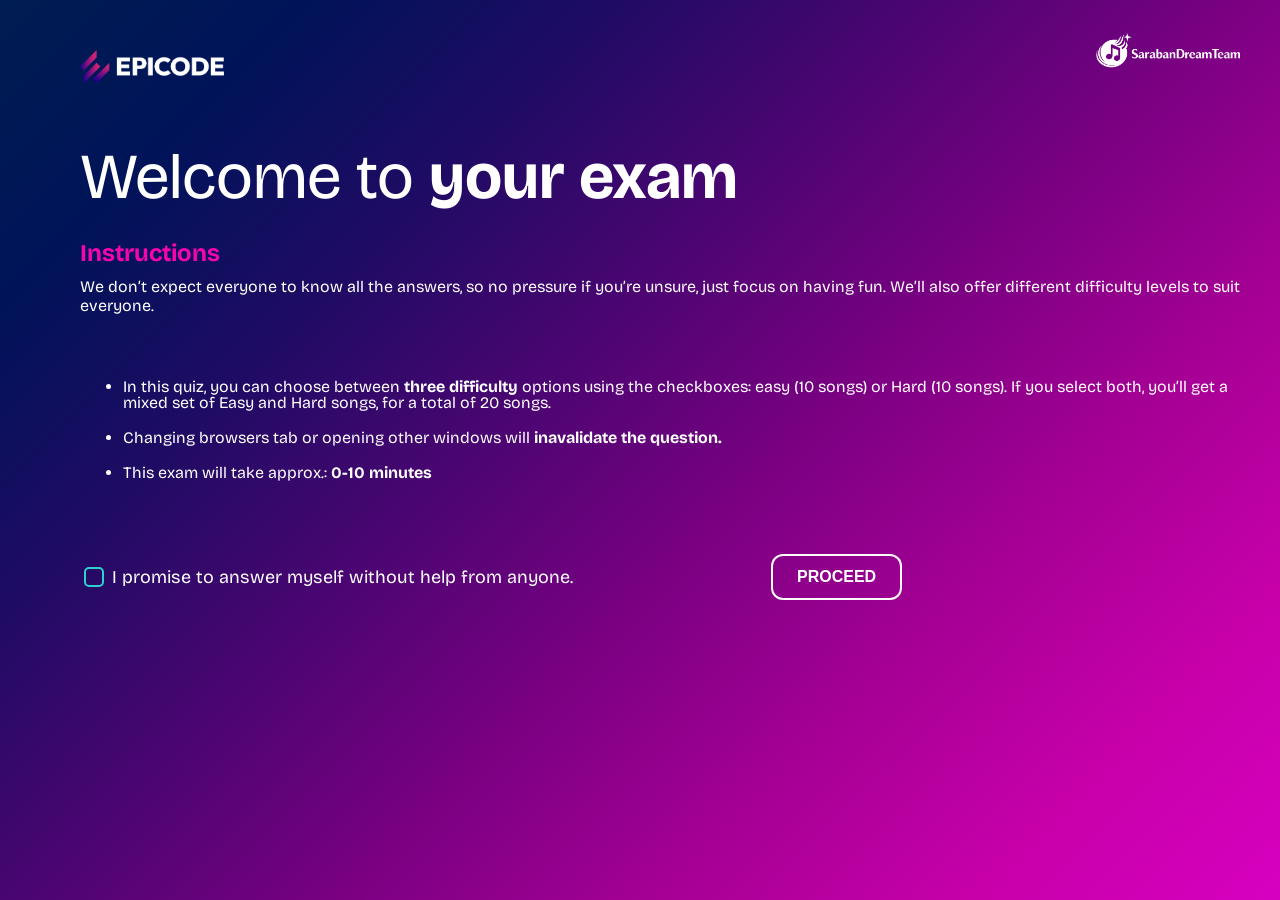
<file: index.html>
<!doctype html>
<html lang="en">
  <head>
    <meta charset="UTF-8" />
    <meta name="viewport" content="width=device-width, initial-scale=1.0" />
    <title>Welcome Music Quiz!</title>
    <link rel="stylesheet" href="./css/reset.css" />
    <link rel="stylesheet" href="./css/normalize.css" />
    <link rel="stylesheet" href="./css/style-welcome.css" />
    <link rel="icon" type="png" href="./assets/favicon2.png" />
  </head>
  <body>
    <header id="headerOfWelcome">
      <a href="https://epicode.com/it/" id="logoEpicode">
        <img src="./assets/epicode_logo.png" alt="logoepic" />
        <img
          src="./assets/Logo-Sarabanteam.png"
          alt="logonostro"
          id="logoWelcome2"
        />
      </a>
    </header>
    <main>
      <section>
        <h1>Welcome to <b>your exam</b></h1>
      </section>
      <section id="instructions">
        <h3>Instructions</h3>
        <p>
          We don’t expect everyone to know all the answers, so no pressure if
          you’re unsure, just focus on having fun. We’ll also offer different
          difficulty levels to suit everyone.
        </p>
      </section>
      <section class="request">
        <ul>
          <li>
            In this quiz, you can choose between <b>three difficulty</b> options
            using the checkboxes: easy (10 songs) or Hard (10 songs). If you
            select both, you’ll get a mixed set of Easy and Hard songs, for a
            total of 20 songs.
          </li>
          <li>
            Changing browsers tab or opening other windows will
            <b>inavalidate the question.</b>
          </li>
          <li>This exam will take approx.: <b>0-10 minutes</b></li>
        </ul>
      </section>
    </main>
    <footer>
      <form action="quiz.html" class="cyberpunk-form">
        <label class="cyberpunk-checkbox-label">
          <input type="checkbox" class="cyberpunk-checkbox" required />
          I promise to answer myself without help from anyone.</label
        >
        <button class="animated-button">
          <span>PROCEED</span> <span></span>
        </button>
      </form>
    </footer>

    <script src="./script/welcome.js"></script>
  </body>
</html>
</file>
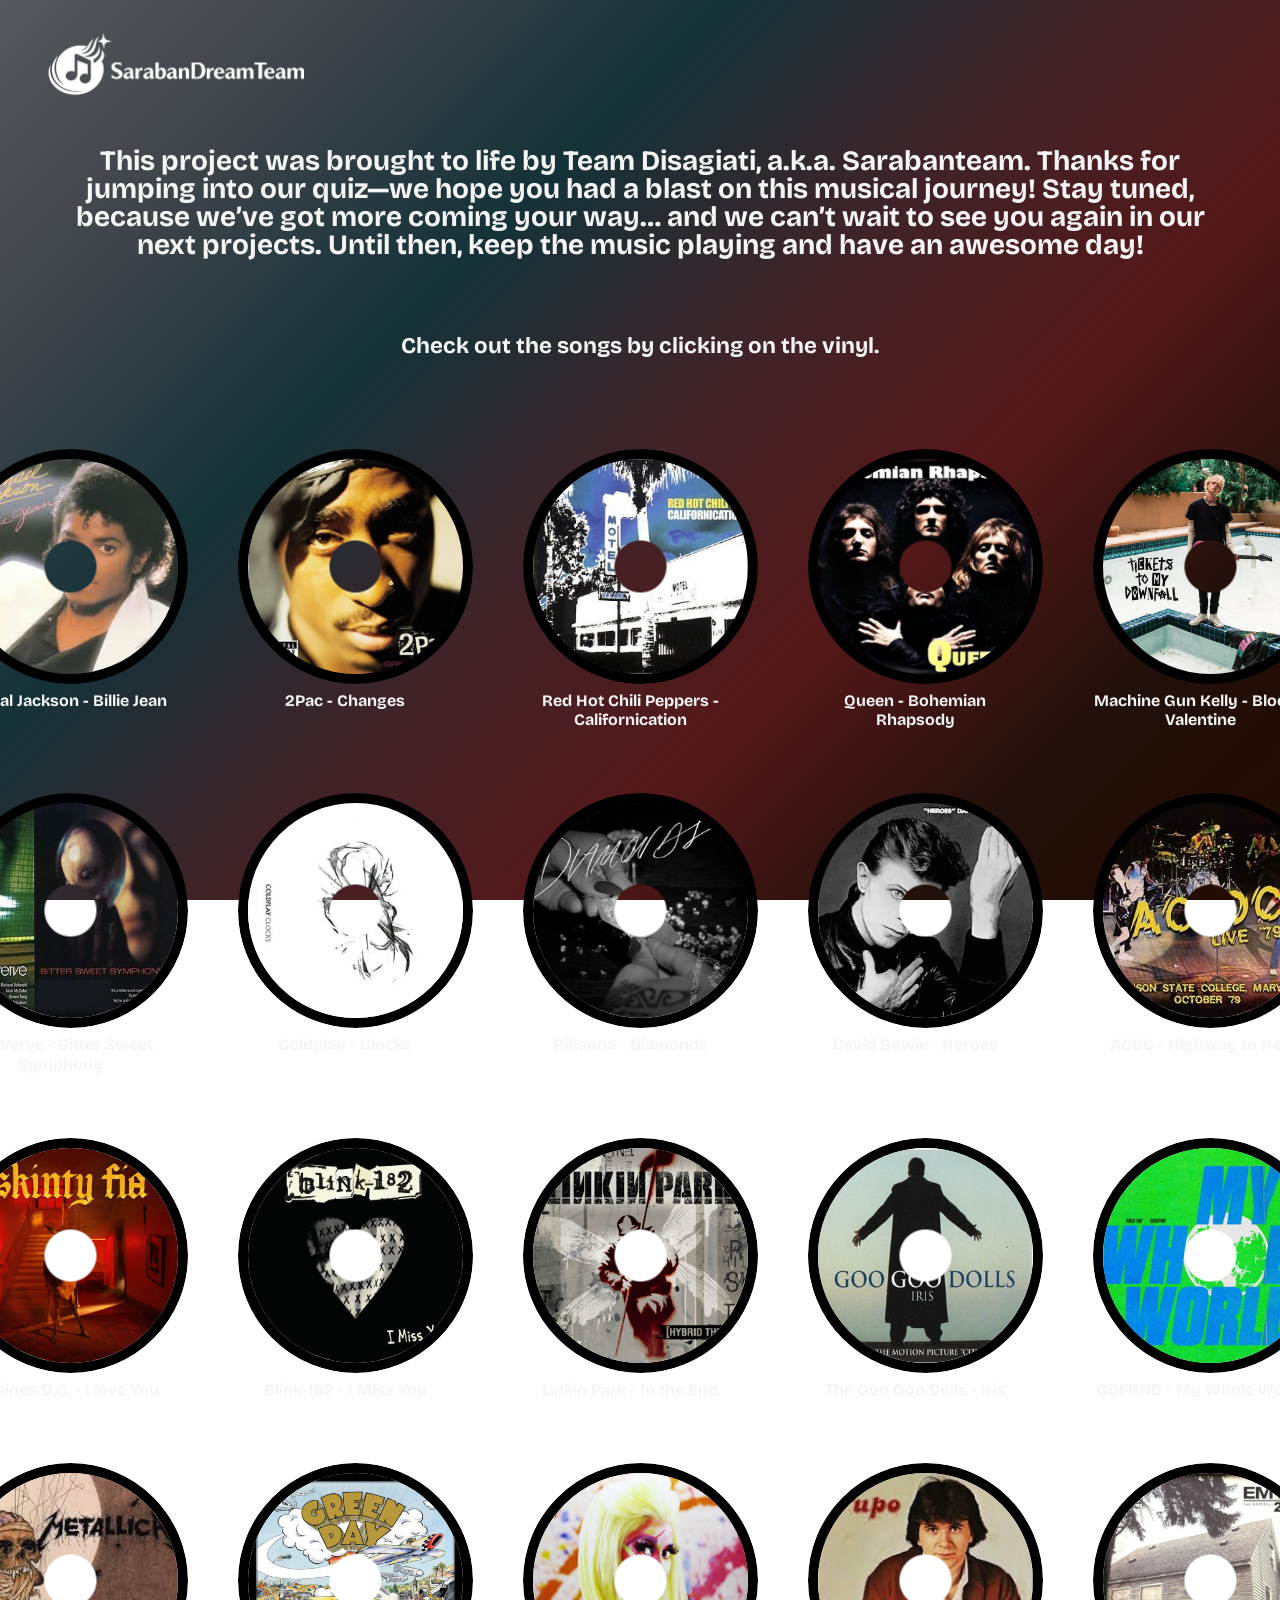
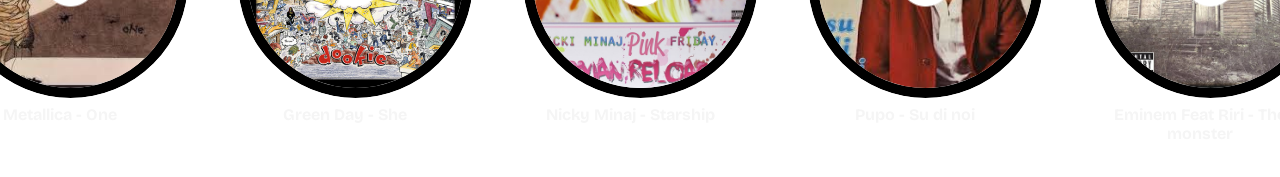
<file: credits.html>
<!doctype html>
<html lang="en">
  <head>
    <meta charset="UTF-8" />
    <meta name="viewport" content="width=device-width, initial-scale=1.0" />
    <title>Credits</title>
    <link rel="stylesheet" href="./css/reset.css" />
    <link rel="stylesheet" href="./css/normalize.css" />
    <link rel="stylesheet" href="./css/style-credits.css" />
    <link rel="icon" type="png" href="./assets/favicon2.png" />
  </head>
  <body>
    <header>
      <a href="index.html">
        <img src="./assets/Logo-Sarabanteam.png" alt="logo"
      /></a>
    </header>
    <main>
      <h2>
        This project was brought to life by Team Disagiati, a.k.a. Sarabanteam.
        Thanks for jumping into our quiz—we hope you had a blast on this musical
        journey! Stay tuned, because we’ve got more coming your way… and we
        can’t wait to see you again in our next projects. Until then, keep the
        music playing and have an awesome day!
      </h2>
      <h4>Check out the songs by clicking on the vinyl.</h4>
      <section class="container">
        <div class="box">
          <a
            href="https://www.youtube.com/watch?v=Zi_XLOBDo_Y&list=RDZi_XLOBDo_Y&start_radio=1"
          >
            <section>
              <img
                src="./assets/michealJackson.jpg"
                alt="billiejean"
                width="215px"
                height="215px"
              />
            </section>
            <p>Micheal Jackson - Billie Jean</p>
          </a>
        </div>
        <div class="box">
          <a
            href="https://www.youtube.com/watch?v=M8Wj6-gPY0g&list=RDM8Wj6-gPY0g&start_radio=1"
          >
            <section>
              <img
                src="./assets/2pac.jpg"
                alt="changes"
                width="215px"
                height="215px"
              />
            </section>
            <p>2Pac - Changes</p>
          </a>
        </div>
        <div class="box">
          <a
            href="https://www.youtube.com/watch?v=YlUKcNNmywk&list=RDYlUKcNNmywk&start_radio="
            ><section>
              <img
                src="./assets/Californicationsingle.jpg"
                alt="californication"
                width="215px"
                height="215px"
              />
            </section>
            <p>Red Hot Chili Peppers - Californication</p>
          </a>
        </div>
        <div class="box">
          <a
            href="https://www.youtube.com/watch?v=fJ9rUzIMcZQ&list=RDfJ9rUzIMcZQ&start_radio=1"
            ><section>
              <img
                src="./assets/MV5BMjA3OTc4NWUtMzYxMC00MGUyLTg4MTctYTc4MjA0NjNkYTgxXkEyXkFqcGc@._V1_FMjpg_UX1000_.jpg"
                alt="queen"
                width="215px"
                height="215px"
              />
            </section>
            <p>Queen - Bohemian Rhapsody</p>
          </a>
        </div>
        <div class="box">
          <a
            href="https://www.youtube.com/watch?v=wSdT-SArM2Q&list=RDwSdT-SArM2Q&start_radio=1"
            ><section>
              <img
                src="./assets/tickets to my downfall_machine gun kelly.webp"
                alt="bloodyvalentine"
                width="215px"
                height="215px"
              />
            </section>
            <p>Machine Gun Kelly - Bloody Valentine</p>
          </a>
        </div>
      </section>
      <section class="container2">
        <div class="box">
          <a
            href="https://www.youtube.com/watch?v=1lyu1KKwC74&list=RD1lyu1KKwC74&start_radio=1"
            ><section>
              <img
                src="./assets/The_Verve_-_Bitter_Sweet_Symphony_CD1.jpg"
                alt="bitter sweet simphony"
                width="215px"
                height="215px"
              />
            </section>
            <p>The Verve - Bitter Sweet Symphony</p></a
          >
        </div>
        <div class="box">
          <a
            href="https://www.youtube.com/watch?v=d020hcWA_Wg&list=RDd020hcWA_Wg&start_radio=1"
            ><section>
              <img
                src="./assets/img7.jpg"
                alt="coldplay"
                width="215px"
                height="215px"
              />
            </section>
            <p>Coldplay - Clocks</p>
          </a>
        </div>
        <div class="box">
          <a
            href="https://www.youtube.com/watch?v=lWA2pjMjpBs&list=RDlWA2pjMjpBs&start_radio=1"
            ><section>
              <img
                src="./assets/img8.png"
                alt="rihanna"
                width="215px"
                height="215px"
              />
            </section>
            <p>Rihanna - Diamonds</p></a
          >
        </div>
        <div class="box">
          <a
            href="https://www.youtube.com/watch?v=lXgkuM2NhYI&list=RDlXgkuM2NhYI&start_radio=1"
            ><section>
              <img
                src="./assets/img9.png"
                alt="bowie"
                width="215px"
                height="215px"
              />
            </section>
            <p>David Bowie - Heroes</p>
          </a>
        </div>
        <div class="box">
          <a
            href="https://www.youtube.com/watch?v=l482T0yNkeo&list=RDl482T0yNkeo&start_radio=1"
            ><section>
              <img
                src="./assets/img10.jpg"
                alt="acdc"
                width="215px"
                height="215px"
              />
            </section>
            <p>ACDC - Highway to Hell</p>
          </a>
        </div>
      </section>
      <section class="container3">
        <div class="box">
          <a
            href="https://www.youtube.com/watch?v=Ty9Pcg3qrmU&list=RDTy9Pcg3qrmU&start_radio=1"
            ><section>
              <img
                src="./assets/img11.jpg"
                alt="i love you"
                width="215px"
                height="215px"
              />
            </section>
            <p>Fontaines D.C. - I love You</p>
          </a>
        </div>
        <div class="box">
          <a
            href="https://www.youtube.com/watch?v=xnFF5d7sOq4&list=RDxnFF5d7sOq4&start_radio=1"
            ><section>
              <img
                src="./assets/img12.jpg"
                alt="blink182"
                width="215px"
                height="215px"
              />
            </section>
            <p>Blink-182 - I Miss You</p>
          </a>
        </div>
        <div class="box">
          <a
            href="https://www.youtube.com/watch?v=d_toKURCt10&list=RDd_toKURCt10&start_radio=1"
            ><section>
              <img
                src="./assets/img13.jpg"
                alt="l-park"
                width="215px"
                height="215px"
              />
            </section>
            <p>Linkin Park - In the End</p>
          </a>
        </div>
        <div class="box">
          <a href="https://youtu.be/NdYWuo9OFAw?si=y1jlaPHMyQgxsP0y">
            <section>
              <img
                src="./assets/img14.jpg"
                alt="iris"
                width="215px"
                height="215px"
              />
            </section>
            <p>The Goo Goo Dolls - Iris</p>
          </a>
        </div>
        <div class="box">
          <a
            href="https://www.youtube.com/watch?v=K6NP793JnFo&list=RDK6NP793JnFo&start_radio=1"
            ><section>
              <img
                src="./assets/img15.jpg"
                alt="gdfrnd"
                width="215px"
                height="215px"
              />
            </section>
            <p>GDFRND - My Whole World</p>
          </a>
        </div>
      </section>
      <section class="container4">
        <div class="box">
          <a
            href="https://www.youtube.com/watch?v=WM8bTdBs-cw&list=RDWM8bTdBs-cw&start_radio=1"
            ><section>
              <img
                src="./assets/img16.jpg"
                alt="metallica"
                width="215px"
                height="215px"
              />
            </section>
            <p>Metallica - One</p>
          </a>
        </div>
        <div class="box">
          <a
            href="https://www.youtube.com/watch?v=HUFHgKereb0&list=RDHUFHgKereb0&start_radio=1"
            ><section>
              <img
                src="./assets/img17.jpg"
                alt="greenday"
                width="215px"
                height="215px"
              />
            </section>
            <p>Green Day - She</p>
          </a>
        </div>
        <div class="box">
          <a
            href="https://www.youtube.com/watch?v=MMg-VVxwU0I&list=RDMMg-VVxwU0I&start_radio=1"
            ><section>
              <img
                src="./assets/img18.jpg"
                alt="nicky"
                width="215px"
                height="215px"
              />
            </section>
            <p>Nicky Minaj - Starship</p>
          </a>
        </div>
        <div class="box">
          <a
            href="https://www.youtube.com/watch?v=ACkNpfSBuCQ&list=RDACkNpfSBuCQ&start_radio=1"
            ><section>
              <img
                src="./assets/img19.jpg"
                alt="pupo"
                width="215px"
                height="215px"
              />
            </section>
            <p>Pupo - Su di noi</p>
          </a>
        </div>
        <div class="box">
          <a
            href="https://www.youtube.com/watch?v=mWUamzMQFvI&list=RDmWUamzMQFvI&start_radio=1"
            ><section>
              <img
                src="./assets/img20.jpg"
                alt="eminem"
                width="215px"
                height="215px"
              />
            </section>
            <p>Eminem Feat Riri - The monster</p>
          </a>
        </div>
      </section>
    </main>
    <footer>
      <audio
        src="./assets/audio/Queen%20-%20We%20Are%20The%20Champions%20(Official%20Video).mp3"
        loop
        autoplay
        hidden
      ></audio>
    </footer>
  </body>
</html>
</file>
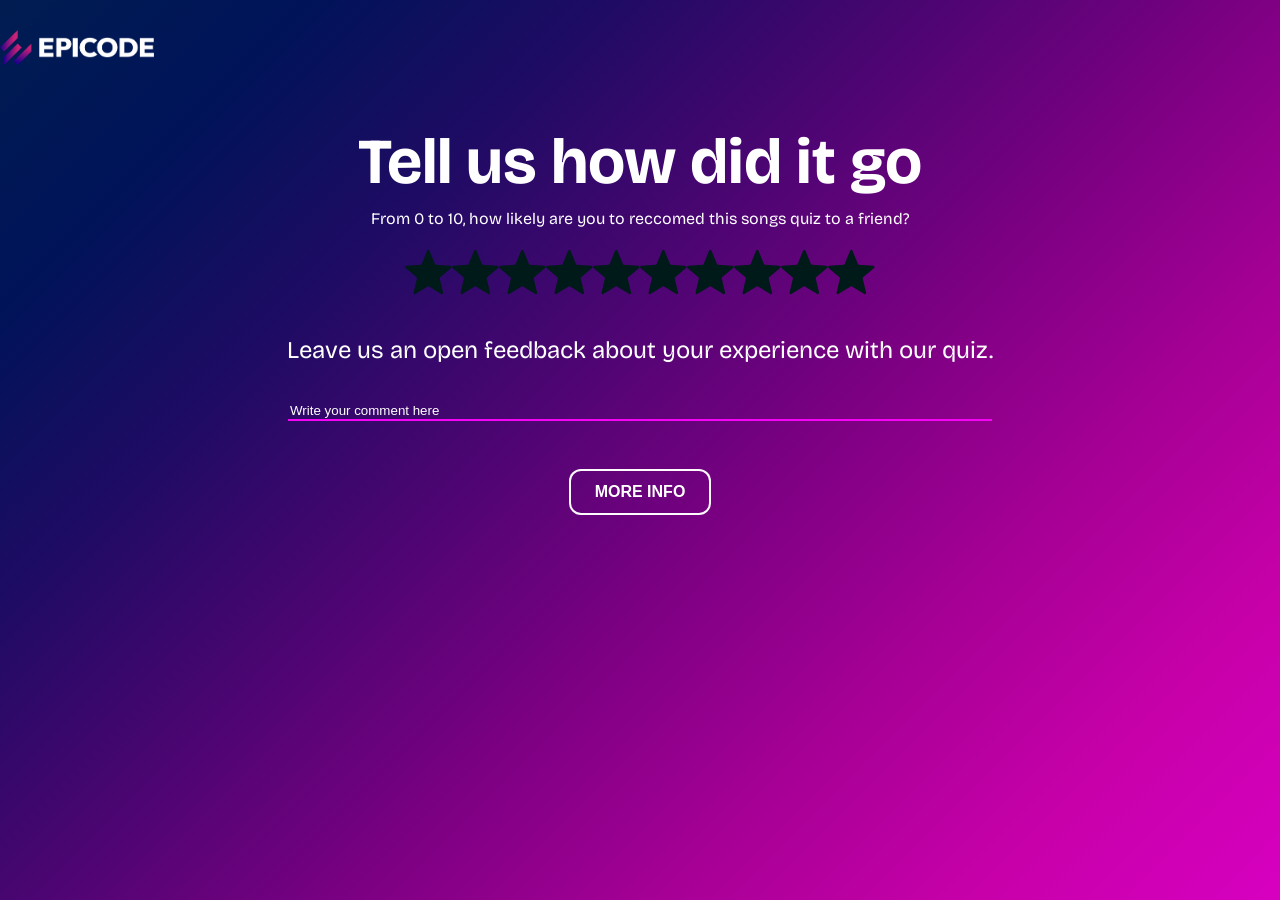
<file: feedback.html>
<!doctype html>
<html lang="en">
  <head>
    <meta charset="UTF-8" />
    <meta name="viewport" content="width=device-width, initial-scale=1.0" />
    <title>Feedback</title>
    <link rel="stylesheet" href="./css/reset.css" />
    <link rel="stylesheet" href="./css/normalize.css" />
    <link rel="stylesheet" href="./css/style-feedback.css" />
    <link rel="icon" type="png" href="./assets/favicon2.png" />
  </head>
  <body>
    <header>
      <a href="index.html">
        <img src="./assets/epicode_logo.png" alt="logoepic"
      /></a>
    </header>
    <main>
      <section class="title">
        <h1>Tell us how did it go</h1>
        <p>
          From 0 to 10, how likely are you to reccomed this songs quiz to a
          friend?
        </p>
      </section>
      <section id="iconsContainer"></section>
    </main>
    <footer>
      <h3>Leave us an open feedback about your experience with our quiz.</h3>
      <form action="credits.html" id="open-feedback">
        <input
          type="text"
          placeholder="Write your comment here"
          id="input-feedback"
        />
        <br />
        <button class="animated-button">
          <span>MORE INFO</span> <span></span>
        </button>
      </form>
    </footer>
    <script src="./script/feedback.js"></script>
  </body>
</html>
</file>
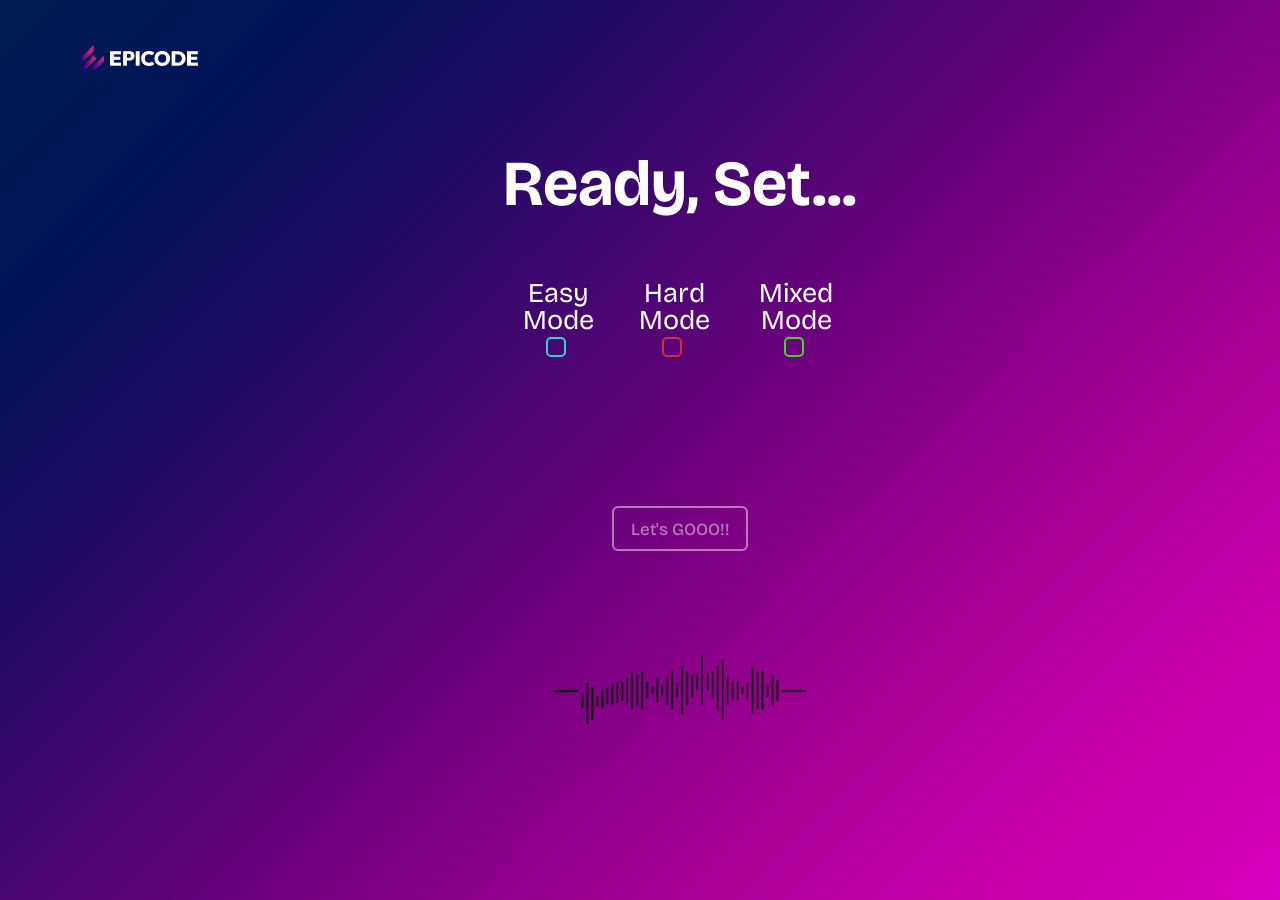
<file: quiz.html>
<!doctype html>
<html lang="en">
  <head>
    <meta charset="UTF-8" />
    <meta name="viewport" content="width=device-width, initial-scale=1.0" />
    <title>Quiz Time!</title>
    <link rel="stylesheet" href="./css/reset.css" />
    <link rel="stylesheet" href="./css/normalize.css" />
    <link rel="stylesheet" href="./css/style-quiz.css" />
    <link
      rel="stylesheet"
      href="https://cdnjs.cloudflare.com/ajax/libs/font-awesome/5.15.4/css/all.min.css"
      integrity="sha512-1ycn6IcaQQ40/MKBW2W4Rhis/DbILU74C1vSrLJxCq57o941Ym01SwNsOMqvEBFlcgUa6xLiPY/NS5R+E6ztJQ=="
      crossorigin="anonymous"
      referrerpolicy="no-referrer"
    />
    <link rel="icon" type="png" href="./assets/favicon2.png" />
  </head>
  <body>
    <header>
      <a href="index.html">
        <img src="./assets/epicode_logo.png" alt="logoepic"
      /></a>
      <section id="timerContainer" class="timer-wrapper">
        <svg width="120" height="120">
          <circle
            cx="60"
            cy="60"
            r="50"
            stroke="#ddd"
            stroke-width="8"
            fill="none"
          />

          <circle
            id="progressCircle"
            cx="60"
            cy="60"
            r="50"
            stroke="#00FFFF"
            stroke-width="8"
            fill="none"
            stroke-linecap="round"
            transform="rotate(-90 60 60)"
          />
        </svg>

        <div id="timerText">30</div>
      </section>
    </header>
    <main>
      <h1 id="readyTitle">Ready, Set...</h1>
      <form id="difficultMode">
        <div>
          <label for="easyMode">Easy Mode</label>
          <input type="radio" name="difficulty" id="easyMode" />
        </div>
        <div>
          <label for="hardMode"> Hard Mode</label>
          <input type="radio" name="difficulty" id="hardMode" />
        </div>
        <div>
          <label for="mixedMode">Mixed Mode</label>
          <input type="radio" name="difficulty" id="mixedMode" />
        </div>
      </form>
      <section id="questionContainer">
        <audio src="" id="songsId"></audio>
        <div class="audio-controls">
          <button class="player" id="playBtn">
            <i class="fas fa-play-circle"></i>
          </button>
          <button class="player" id="pauseBtn">
            <i class="fas fa-pause-circle"></i>
          </button>
          <progress id="seekbar" value="0" max="100"></progress>
        </div>
      </section>
      <form action="results.html">
        <button id="nextButton">Next</button>
      </form>
    </main>
    <footer id="footer"></footer>
    <script src="./script/quiz.js"></script>
  </body>
</html>
</file>
<file: css/style-welcome.css>
@import url("https://fonts.googleapis.com/css2?family=Bricolage+Grotesque:opsz,wght@12..96,200..800&display=swap");
header img {
  width: 12%;
  padding-top: 50px;
  height: 2%;
  padding-bottom: 30px;
}
body {
  padding-left: 5em;
  min-height: 100vh;
  background: linear-gradient(
    135deg,
    #001d51 0%,
    #001359 14.286%,
    #200b64 28.571%,
    #4c0572 42.857%,
    #7b0082 57.143%,
    #a60095 71.429%,
    #c700a9 85.714%,
    #d700c0 100%
  );
  background-size: cover;
  background-repeat: no-repeat;
  color: white;
  font-family: "Bricolage Grotesque", sans-serif;
}
h3 {
  font-weight: bold;
  color: rgb(245, 5, 173);
}
#instructions {
  padding-bottom: 2.5em;
}
.request {
  padding-bottom: 3.5em;
}
.cyberpunk-checkbox {
  appearance: none;
  width: 20px;
  height: 20px;
  border: 2px solid #30cfd0;
  border-radius: 5px;
  background-color: transparent;
  display: inline-block;
  position: relative;
  margin-right: 10px;
  cursor: pointer;
}

.cyberpunk-checkbox:before {
  content: "";
  background-color: #30cfd0;
  display: block;
  position: absolute;
  top: 50%;
  left: 50%;
  transform: translate(-50%, -50%) scale(0);
  width: 10px;
  height: 10px;
  border-radius: 3px;
  transition: all 0.3s ease-in-out;
}

.cyberpunk-checkbox:checked:before {
  transform: translate(-50%, -50%) scale(1);
}

.cyberpunk-checkbox-label {
  font-size: 18px;
  color: #fff;
  cursor: pointer;
  user-select: none;
  display: flex;
  align-items: center;
}
.cyberpunk-form {
  display: flex;
  align-items: center;
}

.cyberpunk-checkbox-label {
  display: flex;
  align-items: center;
  cursor: pointer;
}

.cyberpunk-checkbox {
  margin-right: 8px;
}

.cyberpunk-button {
  padding: 6px 12px;
}
label {
  font-size: 1.3em;
}
.animated-button {
  margin-left: 200px;
  position: relative;
  display: inline-block;
  padding: 12px 24px;
  border: none;
  font-size: 16px;
  background-color: inherit;
  border-radius: 10px;
  font-weight: 600;
  color: #ffffff;
  box-shadow: 0 0 0 2px #fffffffb;
  cursor: pointer;
  overflow: hidden;
  transition: all 0.6s cubic-bezier(0.23, 1, 0.32, 1);
}

.animated-button span:last-child {
  position: absolute;
  top: 50%;
  left: 50%;
  transform: translate(-50%, -50%);
  width: 20px;
  height: 20px;
  background-color: #2196f3;
  border-radius: 10%;
  opacity: 0;
  transition: all 0.8s cubic-bezier(0.23, 1, 0.32, 1);
}

.animated-button span:first-child {
  position: relative;
  z-index: 1;
}

.animated-button:hover {
  box-shadow: 0 0 0 5px #2195f360;
  color: #ffffff;
}

.animated-button:active {
  scale: 0.95;
}

.animated-button:hover span:last-child {
  width: 150px;
  height: 150px;
  opacity: 1;
}
#logoWelcome2 {
  filter: invert(1);
  padding: 0;
  margin: 2em 2.5em 0em 0em;
}
header a {
  display: flex;
  justify-content: space-between;
}
</file>
<file: css/style-credits.css>
@import url("https://fonts.googleapis.com/css2?family=Bricolage+Grotesque:opsz,wght@12..96,200..800&display=swap");
header img {
  width: 20%;
  height: 5%;
  filter: invert(1);
  margin: 2em 0em 3em 3em;
}
body {
  min-height: 100vh;
  font-family: "Bricolage Grotesque", sans-serif;
  font-weight: bold;
  background: linear-gradient(
    315deg,
    #240b00 0%,
    #21100b 16.667%,
    #551819 33.333%,
    #3f2328 50%,
    #153239 66.667%,
    #3f434a 83.333%,
    #55585c 100%
  );
  background-size: cover;
  background-position: center;
  background-repeat: no-repeat;
  background-attachment: fixed;
  /* https://grabient.com/HQJgjArANGwMwgCxWBBKztiAHCFA7AAzSwG4ZFiVEpyIEoRjXABsLQA?angle=315 */
}
h2,
h4 {
  padding: 2em;
  margin-top: 0;
  padding-top: 0;
  color: whitesmoke;
}
main img {
  border-radius: 50%;
  border: 10px solid black;
  -webkit-mask: radial-gradient(circle, transparent 20px, black 20px);
  mask: radial-gradient(circle, transparent 25px, black 27px);
}
main img:hover {
  animation: rotation 10s infinite linear;
}
@keyframes rotation {
  from {
    transform: rotate(0deg);
  }
  to {
    transform: rotate(359deg);
  }
}

main {
  text-align: center;
}
.container,
.container2,
.container3,
.container4 {
  display: flex;
  grid-template-rows: repeat(5, 1fr);
  gap: 50px;
  justify-content: center;
  align-items: flex-start;
  padding: 30px 0px;
}

.box {
  display: flex;
  justify-content: center;
  align-items: center;
}
.box:hover {
  scale: 1.5;
}
a {
  color: whitesmoke;
  text-decoration: none;
}
p {
  max-width: 215px;
}
html,
body {
  width: 100%;
  height: 100%;
}

.box section {
  height: 218px;
  border-radius: 50%;
  padding-bottom: 20px;
}
</file>
<file: css/style-feedback.css>
@import url("https://fonts.googleapis.com/css2?family=Bricolage+Grotesque:opsz,wght@12..96,200..800&display=swap");
.stars {
  filter: brightness(0.1);
  cursor: pointer;
}

.brightness-stars,
.clicked-stars {
  filter: brightness(1);
}
header img {
  width: 12%;
  padding-top: 30px;
  height: 2%;
  padding-bottom: 30px;
}
body {
  min-height: 100vh;
  background: linear-gradient(
    135deg,
    #001d51 0%,
    #001359 14.286%,
    #200b64 28.571%,
    #4c0572 42.857%,
    #7b0082 57.143%,
    #a60095 71.429%,
    #c700a9 85.714%,
    #d700c0 100%
  );
  background-size: cover;
  background-repeat: no-repeat;
  color: white;
  font-family: "Bricolage Grotesque", sans-serif;
}
main,
footer {
  text-align: center;
}
h1 {
  font-weight: bolder;
  margin-bottom: 15px;
}
.title {
  margin-bottom: 20px;
}
#iconsContainer {
  margin-bottom: 40px;
}
h3 {
  margin-bottom: 40px;
}

input {
  width: 700px;
  background: none;
  border: none;
  border-bottom: 2px solid rgb(245, 5, 245);
  margin-bottom: 50px;
  color: white;
}
input::placeholder {
  color: white;
}
.animated-button {
  position: relative;
  display: inline-block;
  padding: 12px 24px;
  border: none;
  font-size: 16px;
  background-color: inherit;
  border-radius: 10px;
  font-weight: 600;
  color: #ffffff;
  box-shadow: 0 0 0 2px #fffffffb;
  cursor: pointer;
  overflow: hidden;
  transition: all 0.6s cubic-bezier(0.23, 1, 0.32, 1);
}

.animated-button span:last-child {
  position: absolute;
  top: 50%;
  left: 50%;
  transform: translate(-50%, -50%);
  width: 20px;
  height: 20px;
  background-color: #2196f3;
  border-radius: 10%;
  opacity: 0;
  transition: all 0.8s cubic-bezier(0.23, 1, 0.32, 1);
}

.animated-button span:first-child {
  position: relative;
  z-index: 1;
}

.animated-button:hover {
  box-shadow: 0 0 0 5px #2195f360;
  color: #ffffff;
}

.animated-button:active {
  scale: 0.95;
}

.animated-button:hover span:last-child {
  width: 150px;
  height: 150px;
  opacity: 1;
}
</file>
<file: css/style-quiz.css>
@import url("https://fonts.googleapis.com/css2?family=Bricolage+Grotesque:opsz,wght@12..96,200..800&display=swap");
header img {
  width: 12%;
  padding-top: 30px;
  height: 2%;
  padding-bottom: 30px;
}
main img {
  height: 20vh;
  filter: brightness(0.1);
}
body {
  padding-left: 5em;
  min-height: 100vh;
  background: linear-gradient(
    135deg,
    #001d51 0%,
    #001359 14.286%,
    #200b64 28.571%,
    #4c0572 42.857%,
    #7b0082 57.143%,
    #a60095 71.429%,
    #c700a9 85.714%,
    #d700c0 100%
  );
  background-size: cover;
  background-repeat: no-repeat;
  color: white;
  font-family: "Bricolage Grotesque", sans-serif;
}
header {
  display: flex;
  align-items: center;
  justify-content: space-between;
}
#timerContainer {
  padding: 0px 50px;
}

footer {
  text-align: center;
}
h1 {
  font-weight: bold;
}
main {
  text-align: center;
}
.startButton,
#nextButton {
  background-color: transparent;
  --color: #f5f1f3;
  font-family: inherit;
  display: inline-block;
  width: 8em;
  height: 2.6em;
  line-height: 2.5em;
  margin: 20px 0px 0px 0px;
  position: relative;
  cursor: pointer;
  overflow: hidden;
  border: 2px solid var(--color);
  transition: color 0.5s;
  z-index: 1;
  font-size: 17px;
  border-radius: 6px;
  font-weight: 500;
  color: var(--color);
}
.startButton {
  margin-top: 6em;
}

.startButton:before,
#nextButton:before {
  content: "";
  position: absolute;
  z-index: -1;
  background: var(--color);
  height: 150px;
  width: 200px;
  border-radius: 50%;
}

.startButton:hover,
.nextButton:hover {
  color: #be4972e2;
}

.startButton:before,
#nextButton:before {
  top: 100%;
  left: 100%;
  transition: all 0.7s;
}

.startButton:hover:before,
#startButton:hover:before {
  top: -30px;
  left: -30px;
}

.startButton:active:before,
#nextButton:active:before {
  background: #eedfe7;
}

.timer-wrapper {
  position: relative;
  width: 120px;
  height: 120px;
}

#timerText {
  position: absolute;
  top: 50%;
  left: 50%;
  transform: translate(-50%, -50%);
  font-size: 50px;
  font-weight: bold;
}
#progressCircle {
  transition: stroke-dashoffset 1s linear;
}
h1 {
  margin-bottom: 0;
}
h3 {
  font-size: 50px;
  font-weight: 700;
  margin: 0;
}
.player {
  background-color: transparent;
  border: none;
}
i {
  font-size: xx-large;
  color: white;
}
.quizButton {
  box-shadow: 4px 4px 10px rgba(0, 0, 0, 0.4);
  --color: #e6dce1;
  font-family: inherit;
  display: inline-block;
  min-width: 225px;
  height: 2.6em;
  line-height: 2.5em;
  margin: 0px 10px;
  position: relative;
  cursor: pointer;
  overflow: hidden;
  border: 4px solid var(--color);
  transition: color 0.5s;
  z-index: 1;
  font-size: 17px;
  border-radius: 6px;
  font-weight: 500;
  color: var(--color);
  background-color: transparent;
}
.quizButton:before {
  content: "";
  position: absolute;
  z-index: -1;
  background: var(--color);
  height: 100px;
  width: 500px;
  border-radius: 50%;
}

.quizButton:hover {
  color: #fff;
}

.quizButton:before {
  top: 100%;
  left: 100%;
  transition: all 0.7s;
}

.quizButton:hover:before {
  top: -30px;
  left: -30px;
}

.quizButton:active:before {
  background: #3a0ca3;
}
h2 {
  font-size: 50px;
  margin-bottom: 0px;
}
footer p {
  font-weight: bold;
}
.audio-controls {
  display: flex;
  gap: 10px;
  align-items: center;
  justify-content: center;
  margin-top: 10px;
}

#easyMode {
  appearance: none;
  width: 20px;
  height: 20px;
  border: 2px solid #30cfd0;
  border-radius: 5px;
  background-color: transparent;
  display: inline-block;
  position: relative;
  margin-right: 10px;
  cursor: pointer;
}

#easyMode:before {
  content: "";
  background-color: #30cfd0;
  display: block;
  position: absolute;
  top: 50%;
  left: 50%;
  transform: translate(-50%, -50%) scale(0);
  width: 10px;
  height: 10px;
  border-radius: 3px;
  transition: all 0.3s ease-in-out;
}

#easyMode:checked:before {
  transform: translate(-50%, -50%) scale(1);
}

#hardMode {
  appearance: none;
  width: 20px;
  height: 20px;
  border: 2px solid #d03030;
  border-radius: 5px;
  background-color: transparent;
  display: inline-block;
  position: relative;
  margin-right: 10px;
  cursor: pointer;
}

#hardMode:before {
  content: "";
  background-color: #d03030;
  display: block;
  position: absolute;
  top: 50%;
  left: 50%;
  transform: translate(-50%, -50%) scale(0);
  width: 10px;
  height: 10px;
  border-radius: 3px;
  transition: all 0.3s ease-in-out;
}

#hardMode:checked:before {
  transform: translate(-50%, -50%) scale(1);
}

#mixedMode {
  appearance: none;
  width: 20px;
  height: 20px;
  border: 2px solid #4bd030;
  border-radius: 5px;
  background-color: transparent;
  display: inline-block;
  position: relative;
  margin-right: 10px;
  cursor: pointer;
}

#mixedMode:before {
  content: "";
  background-color: #4bd030;
  display: block;
  position: absolute;
  top: 50%;
  left: 50%;
  transform: translate(-50%, -50%) scale(0);
  width: 10px;
  height: 10px;
  border-radius: 3px;
  transition: all 0.3s ease-in-out;
}

#mixedMode:checked:before {
  transform: translate(-50%, -50%) scale(1);
}

label {
  font-size: 1.7em;
  color: #fff;
  cursor: pointer;
  user-select: none;
  display: flex;
  align-items: center;
}

#difficultMode {
  display: flex;
  justify-content: space-between;
  max-width: 30%;
  margin: 4em auto 0 auto;
}
</file>
